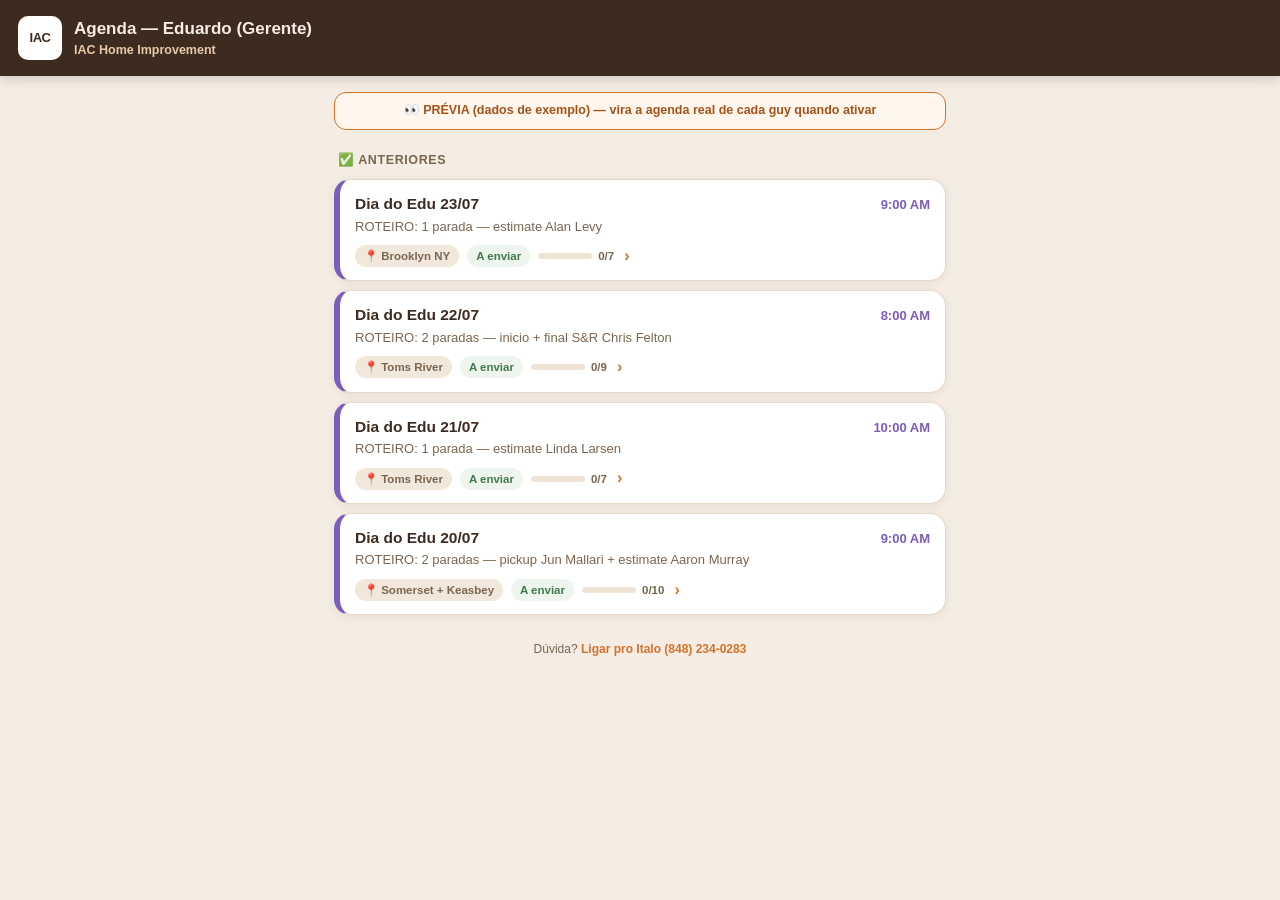
<file: agenda.html>
<!doctype html>
<html lang="pt-BR">
<head>
<meta charset="utf-8" />
<meta name="viewport" content="width=device-width, initial-scale=1, viewport-fit=cover" />
<title>IAC — Minha Agenda</title>
<style>
  :root{
    --bg:#F5EDE4; --card:#fff; --ink:#3D2B1F; --ink2:#7a6650; --orange:#D4722A;
    --line:#e7d9c8; --shadow:0 2px 10px rgba(61,43,31,.08); --radius:16px;
  }
  *{box-sizing:border-box;-webkit-tap-highlight-color:transparent}
  body{margin:0;font-family:-apple-system,BlinkMacSystemFont,'Segoe UI',Roboto,sans-serif;
    background:var(--bg);color:var(--ink);padding:0 0 40px;line-height:1.4}
  .top{background:#3D2B1F;color:#F5EDE4;padding:16px 18px;display:flex;align-items:center;gap:12px;
    position:sticky;top:0;z-index:5;box-shadow:0 2px 12px rgba(0,0,0,.18)}
  .top .logo{width:44px;height:44px;border-radius:10px;background:#fff;display:grid;place-items:center;
    font-weight:900;color:var(--ink);font-size:13px;letter-spacing:-.5px}
  .top h1{font-size:17px;margin:0;font-weight:800}
  .top .sub{font-size:12.5px;color:#e9c9a8;font-weight:600;margin-top:1px}
  .wrap{max-width:640px;margin:0 auto;padding:16px 14px 0}
  .demo{background:#fff7ed;border:1px solid var(--orange);color:#a3521a;border-radius:12px;
    padding:9px 13px;font-size:12.5px;font-weight:600;margin-bottom:14px;text-align:center}
  .sec-title{font-size:12.5px;font-weight:800;letter-spacing:.6px;text-transform:uppercase;
    color:var(--ink2);margin:22px 4px 10px;display:flex;align-items:center;gap:8px}
  .sec-title.hoje{color:var(--orange)}
  .sec-title .pill{background:var(--orange);color:#fff;border-radius:20px;padding:2px 9px;font-size:11px}
  /* trabalho fechado mas com a data ainda presa a outra etapa */
  .nodate-note{font-size:12.5px;line-height:1.45;color:var(--ink2);background:var(--card);
    border:1px dashed var(--line2,#ddd0c2);border-radius:12px;padding:10px 12px;margin:0 4px 10px}
  .day{margin-bottom:14px}
  .day-h{font-size:13px;font-weight:800;color:var(--ink);margin:0 4px 7px;display:flex;
    align-items:center;gap:8px}
  .day-h .dow{color:var(--orange);text-transform:uppercase;letter-spacing:.5px}
  .day-h .empty{color:var(--ink2);font-weight:600;font-size:12px}
  a.card{display:block;text-decoration:none;color:inherit;background:var(--card);border-radius:var(--radius);
    box-shadow:var(--shadow);border:1px solid var(--line);border-left:6px solid var(--c,#8a7a6a);
    padding:13px 15px;margin-bottom:9px;transition:transform .12s ease, box-shadow .12s ease}
  a.card:active{transform:scale(.985)}
  .card .r1{display:flex;align-items:baseline;justify-content:space-between;gap:10px}
  .card .cli{font-size:15.5px;font-weight:800;color:var(--ink)}
  .card .time{font-size:13px;font-weight:800;color:var(--c,#8a7a6a);white-space:nowrap}
  .card .svc{font-size:13px;color:var(--ink2);margin-top:3px;font-weight:500}
  .card .r3{display:flex;align-items:center;gap:8px;margin-top:9px;flex-wrap:wrap}
  .chip{font-size:11.5px;font-weight:700;border-radius:20px;padding:3px 9px}
  .chip.city{background:#f1e7da;color:#7a6650}
  .chip.st{background:#eef4ee;color:#3f7a4b}
  .chip.st.and{background:#fff4e6;color:#a3521a}
  .chip.val{background:#eaf3f2;color:#1f7a6e;margin-left:auto}
  .prog{display:flex;align-items:center;gap:6px;font-size:11.5px;color:var(--ink2);font-weight:700}
  .prog .bar{width:54px;height:6px;border-radius:6px;background:#eee3d5;overflow:hidden}
  .prog .bar i{display:block;height:100%;background:var(--c,#8a7a6a);border-radius:6px}
  .arrow{color:var(--orange);font-weight:900;margin-left:2px}
  .empty-state{text-align:center;color:var(--ink2);padding:50px 20px;font-weight:600}
  .foot{max-width:640px;margin:26px auto 0;padding:0 14px;text-align:center;font-size:12px;color:var(--ink2)}
  .foot a{color:var(--orange);font-weight:700;text-decoration:none}
  .load{text-align:center;padding:60px 20px;color:var(--ink2);font-weight:600}
  @media (prefers-color-scheme:dark){
    :root{--bg:#241a12;--card:#31241a;--ink:#f3e7d8;--ink2:#c3ab90;--line:#463527}
    .demo{background:#3a2a18}
    .chip.city{background:#463527;color:#d8c3a8}
  }
</style>
</head>
<body>
  <div class="top">
    <div class="logo">IAC</div>
    <div><h1 id="who">Minha Agenda</h1><div class="sub">IAC Home Improvement</div></div>
  </div>
  <div class="wrap" id="view"><div class="load">Carregando sua agenda…</div></div>
  <div class="foot">Dúvida? <a href="tel:+18482340283">Ligar pro Italo (848) 234-0283</a></div>

<script>
const CFG = { url:"https://riceqxgudaziragogfxm.supabase.co", anon:"sb_publishable_cHJJEI3rzVQmMM8j5I3WDg_N4yf6Irq" };

function token(){ var m=location.search.match(/[?&]t=([^&]+)/); return m?decodeURIComponent(m[1]):null; }
function esc(s){return String(s==null?'':s).replace(/[&<>"]/g,function(c){return {'&':'&amp;','<':'&lt;','>':'&gt;','"':'&quot;'}[c];});}

// cor por tipo de servico
function svcColor(s){ s=(s||'').toLowerCase();
  if(/roteiro|estimate|dia do edu|visita|quote|primeiro/.test(s)) return '#7c5cbf';
  if(/sand|refinish|s&r|lixa/.test(s)) return '#D4722A';
  if(/vinyl|laminate|lvp|piso vinil/.test(s)) return '#2a9d8f';
  if(/hardwood|wood|madeira|engineered/.test(s)) return '#8a5a2b';
  if(/tile|ceramic|azulejo|banheiro|kitchen|cozinha/.test(s)) return '#3a7ca5';
  if(/deck/.test(s)) return '#4a9d5b';
  if(/repair|warranty|garantia|reparo|bubble|conserto/.test(s)) return '#c0392b';
  if(/paint|pintura|cabinet/.test(s)) return '#c99a2e';
  return '#8a7a6a';
}
function money(n){ if(n==null) return null; var v=Number(n); return '$'+v.toLocaleString('en-US',{minimumFractionDigits:v%1?2:0,maximumFractionDigits:2}); }
function ymd(d){ return d.getFullYear()+'-'+String(d.getMonth()+1).padStart(2,'0')+'-'+String(d.getDate()).padStart(2,'0'); }
const DOW=['Domingo','Segunda','Terça','Quarta','Quinta','Sexta','Sábado'];
function fmtDay(s){ var d=new Date(s+'T00:00:00'); return DOW[d.getDay()]+' '+String(d.getMonth()+1).padStart(2,'0')+'/'+String(d.getDate()).padStart(2,'0'); }

async function load(){
  var t=token();
  var data=null;
  if(t){
    try{
      var r=await fetch(CFG.url+'/rest/v1/rpc/guy_agenda',{method:'POST',
        headers:{'apikey':CFG.anon,'Authorization':'Bearer '+CFG.anon,'Content-Type':'application/json'},
        body:JSON.stringify({p_token:t})});
      if(r.ok){ var j=await r.json(); if(j&&j.sub) data=j; }
    }catch(e){}
  }
  if(!data) data=DEMO();  // sem token/RPC ainda -> mostra exemplo
  render(data, !t || data._demo);
}

function render(data, isDemo){
  document.getElementById('who').textContent = 'Agenda — ' + (data.sub&&data.sub.nome || 'Guy');
  // O RPC guy_agenda devolve TODAS as WOs do sub, inclusive as CANCELADAS
  // (o SQL filtra so por sub_id). Sem este filtro, trabalho cancelado continua
  // aparecendo na agenda do guy como se ainda existisse — foi o que aconteceu
  // com a WO do Brian Courtney, cancelada em 28/07 e ainda visivel em 05/08.
  var todas=(data.wos||[]).slice().filter(function(w){
    return !/cancel/i.test(String(w.status||''));
  });
  // Trabalho JA FECHADO mas ainda SEM DATA (ex.: espera o cliente terminar uma
  // etapa, ou depende de outro sub acabar antes). Antes o filtro `w.data` jogava
  // esses fora e o guy simplesmente nao sabia que existiam. Agora eles ganham
  // secao propria no fim da agenda.
  var semData=todas.filter(w=>!w.data);
  var wos=todas.filter(w=>w.data).sort((a,b)=> (a.data+ (a.hora||'')).localeCompare(b.data+(b.hora||'')));
  var today=ymd(new Date());
  // fim da semana (domingo)
  var td=new Date(today+'T00:00:00'); var endWeek=new Date(td); endWeek.setDate(td.getDate()+(7-td.getDay())%7); var ew=ymd(endWeek);

  var hoje=wos.filter(w=>w.data===today);
  var semana=wos.filter(w=>w.data>today && w.data<=ew);
  var futuros=wos.filter(w=>w.data>ew);
  var passados=wos.filter(w=>w.data<today);

  var h='';
  if(isDemo) h+='<div class="demo">👀 PRÉVIA (dados de exemplo) — vira a agenda real de cada guy quando ativar</div>';

  if(hoje.length){ h+='<div class="sec-title hoje">🔥 Hoje <span class="pill">'+hoje.length+'</span></div>';
    hoje.forEach(w=>h+=card(w)); }

  // esta semana, agrupado por dia
  if(semana.length){
    h+='<div class="sec-title">📅 Esta semana</div>';
    var byDay={}; semana.forEach(w=>{(byDay[w.data]=byDay[w.data]||[]).push(w);});
    Object.keys(byDay).sort().forEach(d=>{
      h+='<div class="day"><div class="day-h"><span class="dow">'+esc(fmtDay(d))+'</span></div>';
      byDay[d].forEach(w=>h+=card(w)); h+='</div>';
    });
  }

  // proximas semanas / meses
  if(futuros.length){
    h+='<div class="sec-title">⏭️ Próximos trabalhos</div>';
    var byDayF={}; futuros.forEach(w=>{(byDayF[w.data]=byDayF[w.data]||[]).push(w);});
    Object.keys(byDayF).sort().forEach(d=>{
      h+='<div class="day"><div class="day-h"><span class="dow">'+esc(fmtDay(d))+'</span></div>';
      byDayF[d].forEach(w=>h+=card(w)); h+='</div>';
    });
  }

  // fechados, mas a data ainda depende de alguma coisa acontecer antes
  if(semData.length){
    h+='<div class="sec-title">⏳ Ainda sem data <span class="pill">'+semData.length+'</span></div>';
    h+='<div class="nodate-note">Esses trabalhos já são seus. A data ainda não fechou porque depende de outra etapa terminar antes. O Edu avisa quando marcar.</div>';
    semData.forEach(w=>h+=card(w));
  }

  if(passados.length){
    h+='<div class="sec-title">✅ Anteriores</div>';
    passados.slice(-6).reverse().forEach(w=>h+=card(w,true));
  }

  if(!wos.length && !semData.length) h='<div class="empty-state">Nenhum trabalho agendado ainda.<br>Quando o Italo agendar, aparece aqui.</div>';
  document.getElementById('view').innerHTML=h;
}

function card(w, faded){
  var c=svcColor(w.servico);
  var val=(w.valor_repasse!=null && Number(w.valor_repasse)>0)?money(w.valor_repasse):null;
  var st=(w.status||'').toLowerCase();
  var stCls = /conclu|done/.test(st)?'st':(/andamento|enviado/.test(st)?'st and':'st');
  var prog='';
  if(w.n_itens){ var pct=Math.round((w.n_feitos||0)/w.n_itens*100);
    prog='<span class="prog"><span class="bar"><i style="width:'+pct+'%"></i></span>'+(w.n_feitos||0)+'/'+w.n_itens+'</span>'; }
  var href = w.token ? ('guy.html?t='+encodeURIComponent(w.token)) : '#';
  return '<a class="card" href="'+href+'" style="--c:'+c+'"'+(faded?' style="opacity:.7"':'')+'>'+
    '<div class="r1"><span class="cli">'+esc(w.cliente||'—')+'</span><span class="time">'+esc(w.hora||'')+'</span></div>'+
    '<div class="svc">'+esc((w.servico||'').slice(0,90))+'</div>'+
    '<div class="r3">'+
      (w.cidade_st?'<span class="chip city">📍 '+esc(w.cidade_st)+'</span>':'')+
      '<span class="chip '+stCls+'">'+esc(w.status||'')+'</span>'+
      prog+
      (val?'<span class="chip val">💰 '+esc(val)+'</span>':'')+
      '<span class="arrow">›</span>'+
    '</div></a>';
}

// dados de exemplo (preview) — some quando o RPC real responde
function DEMO(){ return { _demo:true, sub:{nome:'Eduardo (Gerente)',idioma:'pt'}, wos:[
  {token:'demo1',cliente:'Dia do Edu 20/07',cidade_st:'Somerset + Keasbey',data:'2026-07-20',hora:'9:00 AM',servico:'ROTEIRO: 2 paradas — pickup Jun Mallari + estimate Aaron Murray',status:'A enviar',valor_repasse:null,n_itens:10,n_feitos:0},
  {token:'demo2',cliente:'Dia do Edu 21/07',cidade_st:'Toms River',data:'2026-07-21',hora:'10:00 AM',servico:'ROTEIRO: 1 parada — estimate Linda Larsen',status:'A enviar',valor_repasse:null,n_itens:7,n_feitos:0},
  {token:'demo3',cliente:'Dia do Edu 22/07',cidade_st:'Toms River',data:'2026-07-22',hora:'8:00 AM',servico:'ROTEIRO: 2 paradas — inicio + final S&R Chris Felton',status:'A enviar',valor_repasse:null,n_itens:9,n_feitos:0},
  {token:'demo4',cliente:'Dia do Edu 23/07',cidade_st:'Brooklyn NY',data:'2026-07-23',hora:'9:00 AM',servico:'ROTEIRO: 1 parada — estimate Alan Levy',status:'A enviar',valor_repasse:null,n_itens:7,n_feitos:0}
]};}

load();
</script>
</body>
</html>
</file>
